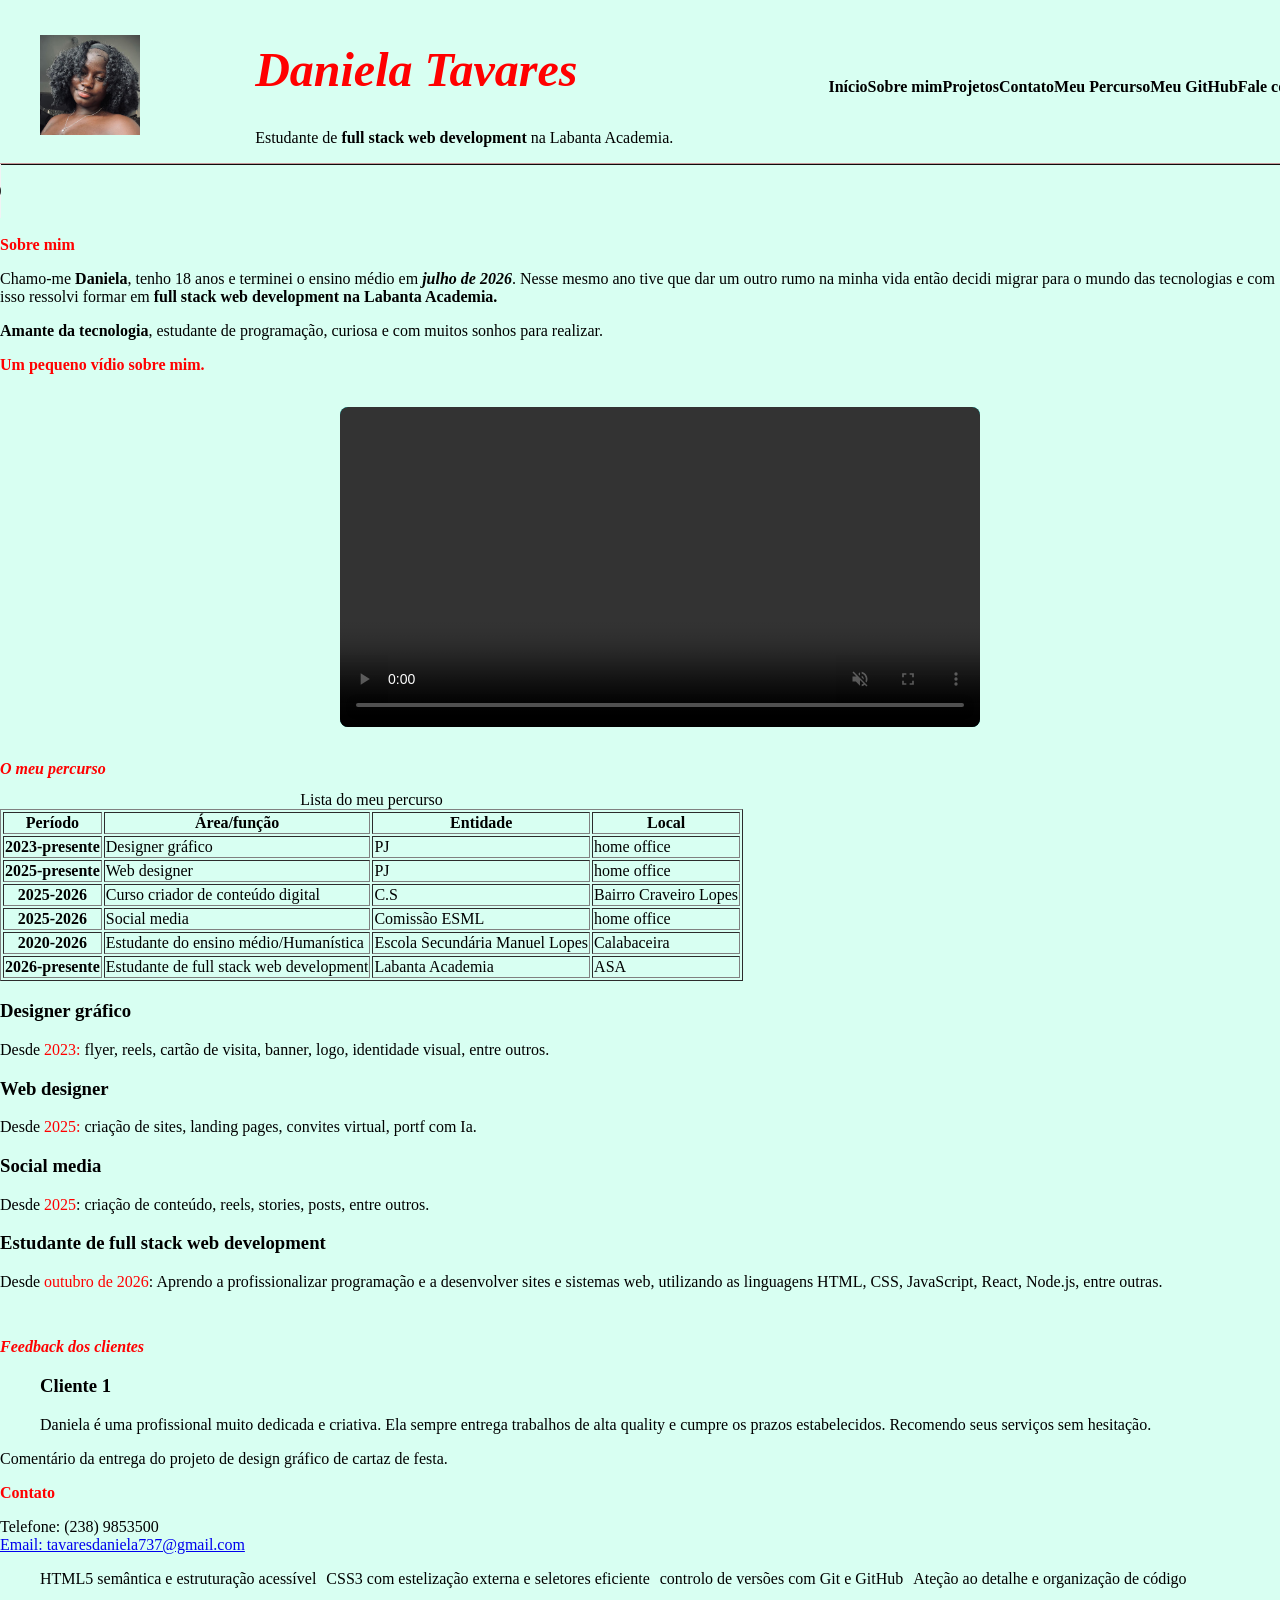
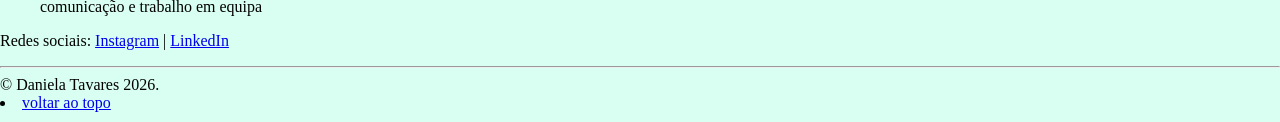
<file: index.html>
<!doctype html>
<html lang="pt-pt">
  <head>
    <meta charset="UTF-8" />
    <meta
      name="description"
      content="Portifólio profissional e pessoal da Daniela Tavares. Contando sua trajetória profissinal até o presente e futuro tmb onde será uma programadora web full stack em Cabo verde sando muito de tecnologias que é oque ela adora.
    contacots, projetos, datas, profissões."
    />
    <meta name="author" content="Daniela Tavares" />
    <meta
      name="keywords"
      content="Portifólio, Daniela, Tavavres, Programadora, designer, softwer, full stacl"
    />
    <meta name="viewport" content="width=device-width" , initial-scale="1.0" />

    <title>Daniela Tavares | Portifólio</title>
    <link rel="stylesheet" href="css/style.css" />
  </head>

  <body>
    <!-- Essa é a seção sobre a minha foto e nome -->
    <header id="topo">
      <div>
        <img
          src="imagens/foto.jpg"
          alt="Foto de Daniela Tavares"
          width="100px"
          height="100px"
        />
      </div>
      <div>
        <h1 style="color: red;  font-size: 36pt">
          <strong><i>Daniela Tavares</i></strong>
        </h1>

        <p>
          Estudante de <strong>full stack web development</strong> na Labanta
          Academia.
        </p>
      </div>

      <nav>
        <ul >
          <li><a href="index.html">Início</a></li>
          <li><a href="#sobre-mim">Sobre mim</a></li>
          <li><a href="projetos.html">Projetos</a></li>
          <li><a href="contato.html">Contato</a></li>
          <li><a href="#percurso">Meu Percurso</a></li>
          <li>
            <a
              href="https://github.com/edany8811-wq"
              target="_blank"
              rel="noopener noreferrer"
              >Meu GitHub</a
            >
          </li>

          <li><a href="mailto:edany8811@gmail.com">Fale comigo</a></li>
        </ul>
      </nav>
    </header>
    <main>
      <audio controls preload="metadata" autoplay >
        <source src="audio/audio-fundo.mp3#t=00:01:00" type="audio/mp3">

        <p>O seu browswe não suporta o elemento de áudio.</p>
      </audio>
      <section id="sobre-mim">
        <!-- Essa é a seção sobre mim -->
        <h2>Sobre mim</h2>
        <p>
          Chamo-me <strong>Daniela</strong>, tenho 18 anos e terminei o ensino
          médio em <strong><i>julho de 2026</i></strong
          >. Nesse mesmo ano tive que dar um outro rumo na minha vida então
          decidi migrar para o mundo das tecnologias e com isso ressolvi formar
          em <strong>full stack web development na Labanta Academia.</strong>
        </p>

        <p>
          <strong>Amante da tecnologia</strong>, estudante de programação,
          curiosa e com muitos sonhos para realizar.
        </p>
      </section>

      <section class="apresentacao-vidio">
        <!--Apresentaçao de vidio-->

        <h2>Um pequeno vídio sobre mim.</h2>
        <div class="video-pai">
          <video  controls loop autoplay muted>
            <source src="video/apresentacao.mp4"
             type~="video/mp4" 
            />

            <!--vtt subtitulo-->
            <track
            kind="subtitles"
            srclang="pt"
            src="video/apresentacao.vtt"
            label="Português"
            default
            />
            <p>O seu browser não suporta o elemnto do vídeo.</p>

            <a href="video/apresentacao.mp4" download>Download do vídeo</a>

            <figcaption>
              <p>Apresentação da Daniela.</p>
            </figcaption>
          </video>
        </div>
        
        <section>

      <section id="percurso">
        <!-- Essa é a seção do meu percurso -->
        <h2>
          <strong><i>O meu percurso</i></strong>
        </h2>

        <table border="1">
          <caption>
            Lista do meu percurso
          </caption>
          <thead>
            <tr>
              <th scope="col">Período</th>
              <th scope="col">Área/função</th>
              <th scope="col">Entidade</th>
              <th scope="col">Local</th>
            </tr>
          </thead>

          <tboody>
            <tr>
              <th scope="row">2023-presente</th>
              <td>Designer gráfico</td>
              <td>PJ</td>
              <td>home office</td>
            </tr>

            <tr>
              <th scope="row">2025-presente</th>
              <td>Web designer</td>
              <td>PJ</td>
              <td>home office</td>
            </tr>

            <tr>
              <th scope="row">2025-2026</th>
              <td>Curso criador de conteúdo digital</td>
              <td>C.S</td>
              <td>Bairro Craveiro Lopes</td>
            </tr>

            <tr>
              <th scope="row">2025-2026</th>
              <td>Social media</td>
              <td>Comissão ESML</td>
              <td>home office</td>
            </tr>

            <tr>
              <th scope="row">2020-2026</th>
              <td>Estudante do ensino médio/Humanística</td>
              <td>Escola Secundária Manuel Lopes</td>
              <td>Calabaceira</td>
            </tr>

            <tr>
              <th scope="row">2026-presente</th>
              <td>Estudante de full stack web development</td>
              <td>Labanta Academia</td>
              <td>ASA</td>
            </tr></tboody
          >
        </table>

        <h3>Designer gráfico</h3>
        <p>
          Desde<span style="color: red"> 2023:</span> flyer, reels, cartão de
          visita, banner, logo, identidade visual, entre outros.
        </p>

        <h3>Web designer</h3>
        <p>
          Desde<span style="color: red"> 2025:</span> criação de sites, landing
          pages, convites virtual, portf com Ia.
        </p>

        <h3>Social media</h3>
        <p>
          Desde <span style="color: red">2025</span>: criação de conteúdo,
          reels, stories, posts, entre outros.
        </p>

        <h3>Estudante de full stack web development</h3>
        <p>
          Desde <span style="color: red">outubro de 2026</span>: Aprendo a
          profissionalizar programação e a desenvolver sites e sistemas web,
          utilizando as linguagens HTML, CSS, JavaScript, React, Node.js, entre
          outras.
        </p>
        <br />
      </section>

      <section id="testemunhos">
        <!-- testemunhos -->
        <h2>
          <strong><i>Feedback dos clientes</i></strong>
        </h2>

        <article>
          <blockquote>
            <h3>Cliente 1</h3>
            <p>
              Daniela é uma profissional muito dedicada e criativa. Ela sempre
              entrega trabalhos de alta quality e cumpre os prazos
              estabelecidos. Recomendo seus serviços sem hesitação.
            </p>
          </blockquote>
        </article>

        <aside>
          <p>
            Comentário da entrega do projeto de design gráfico de cartaz de
            festa.
          </p>
        </aside>
      </section>

      <section id="contato">
        <!-- Essa é a seção sobre os meus serviços -->
        <!-- Essa é a seção de contato -->
        <h2 style="color: red">Contato</h2>
        <p>
          Telefone: (238) 9853500 <br />
          <a
            href="mailto:tavaresdaniela737@gmail.com"
            target="_blank"
            rel="noopener noreferrer"
            >Email: tavaresdaniela737@gmail.com</a
          >
          <ul class="etiquetas"> 
            <li>HTML5 semântica e estruturação acessível</li>
            <li>CSS3 com estelização externa e seletores eficiente</li>
            <li>controlo de versões com Git e GitHub</li>
            <li>Ateção ao detalhe e organização de código</li>
            <li>comunicação e trabalho em equipa</li>
          </ul>
        </p>
      </section>
    </main>

    <footer>
      <p>
        Redes sociais:
        <a href="https://www.instagram.com/danielatavares737/" target="_blank"
          >Instagram</a
        >
        |
        <a
          href="https://www.linkedin.com/in/daniela-tavares-737/"
          target="_blank"
          >LinkedIn</a
        >
      </p>
      <!-- rodapé -->
      <hr />
      &copy; Daniela Tavares 2026.
      <li><a href="#topo">voltar ao topo</a></li>
    </footer>
  </body>
</html>
</file>
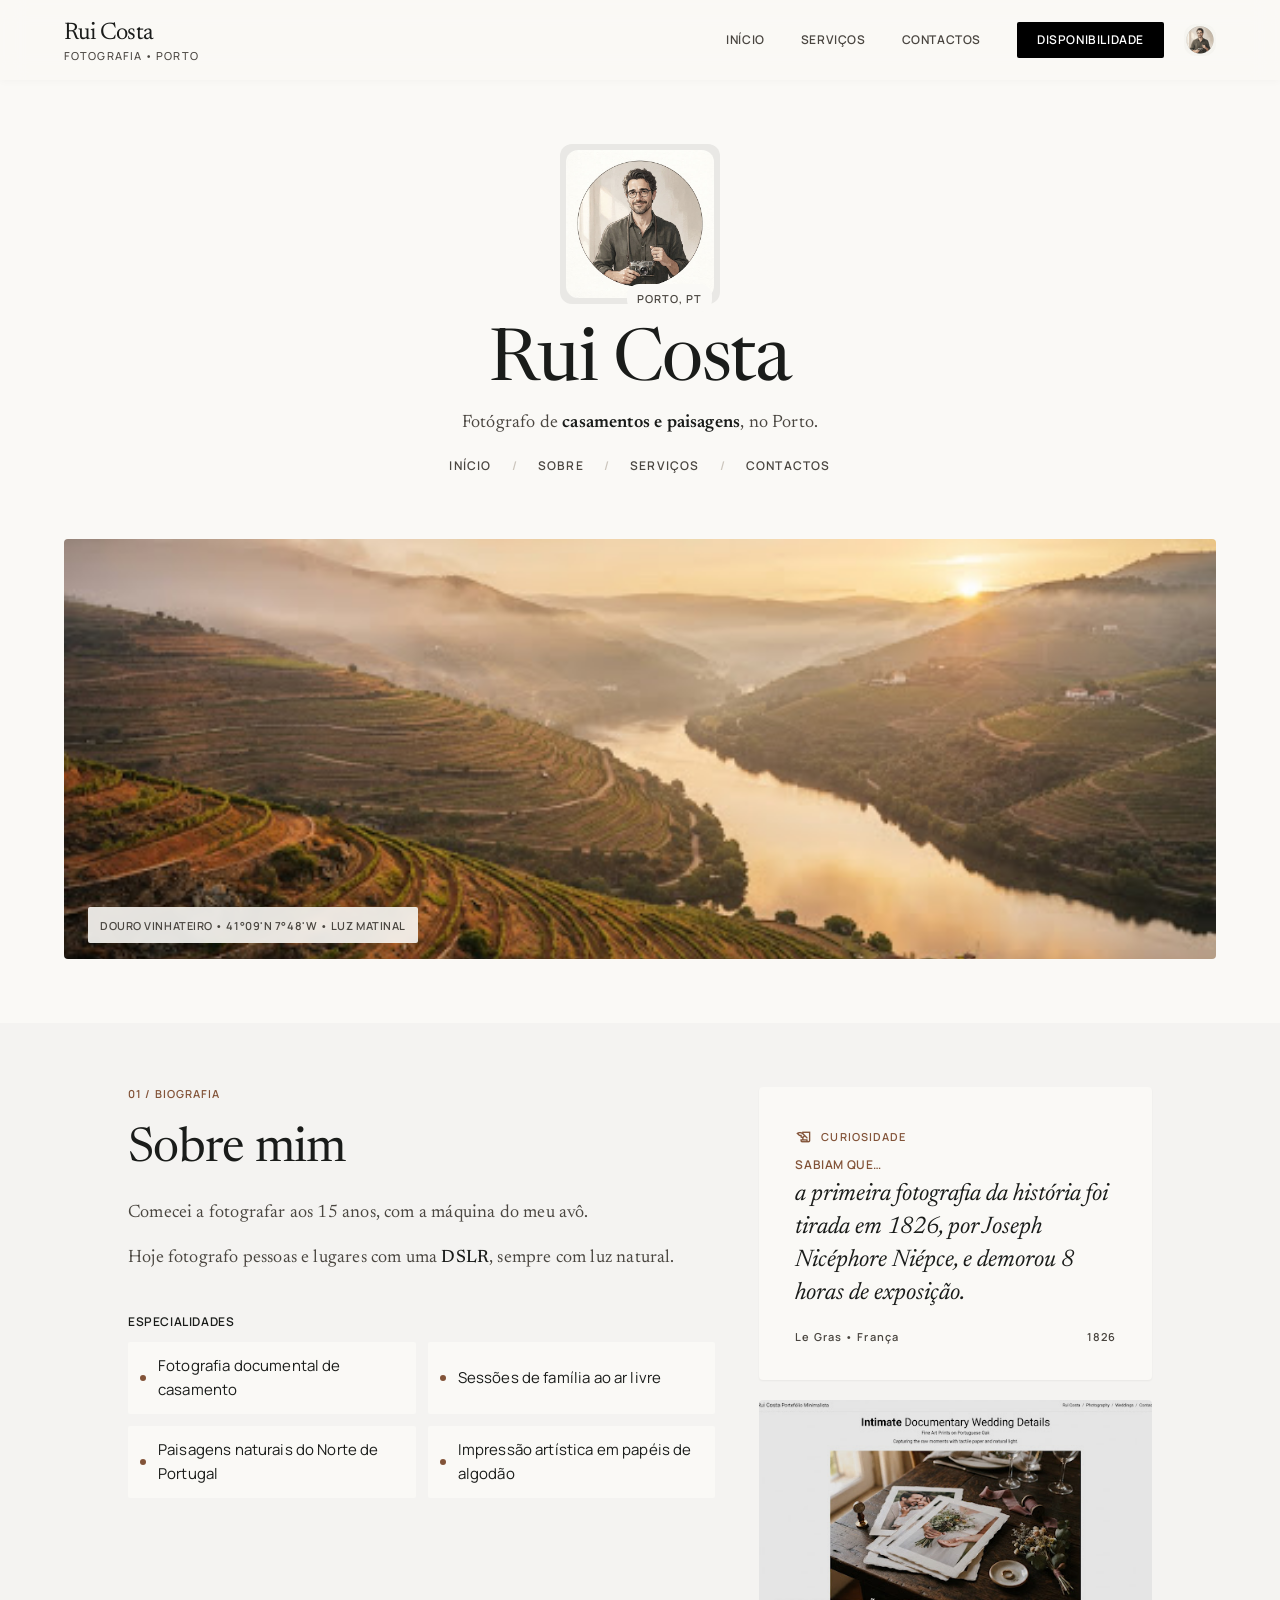
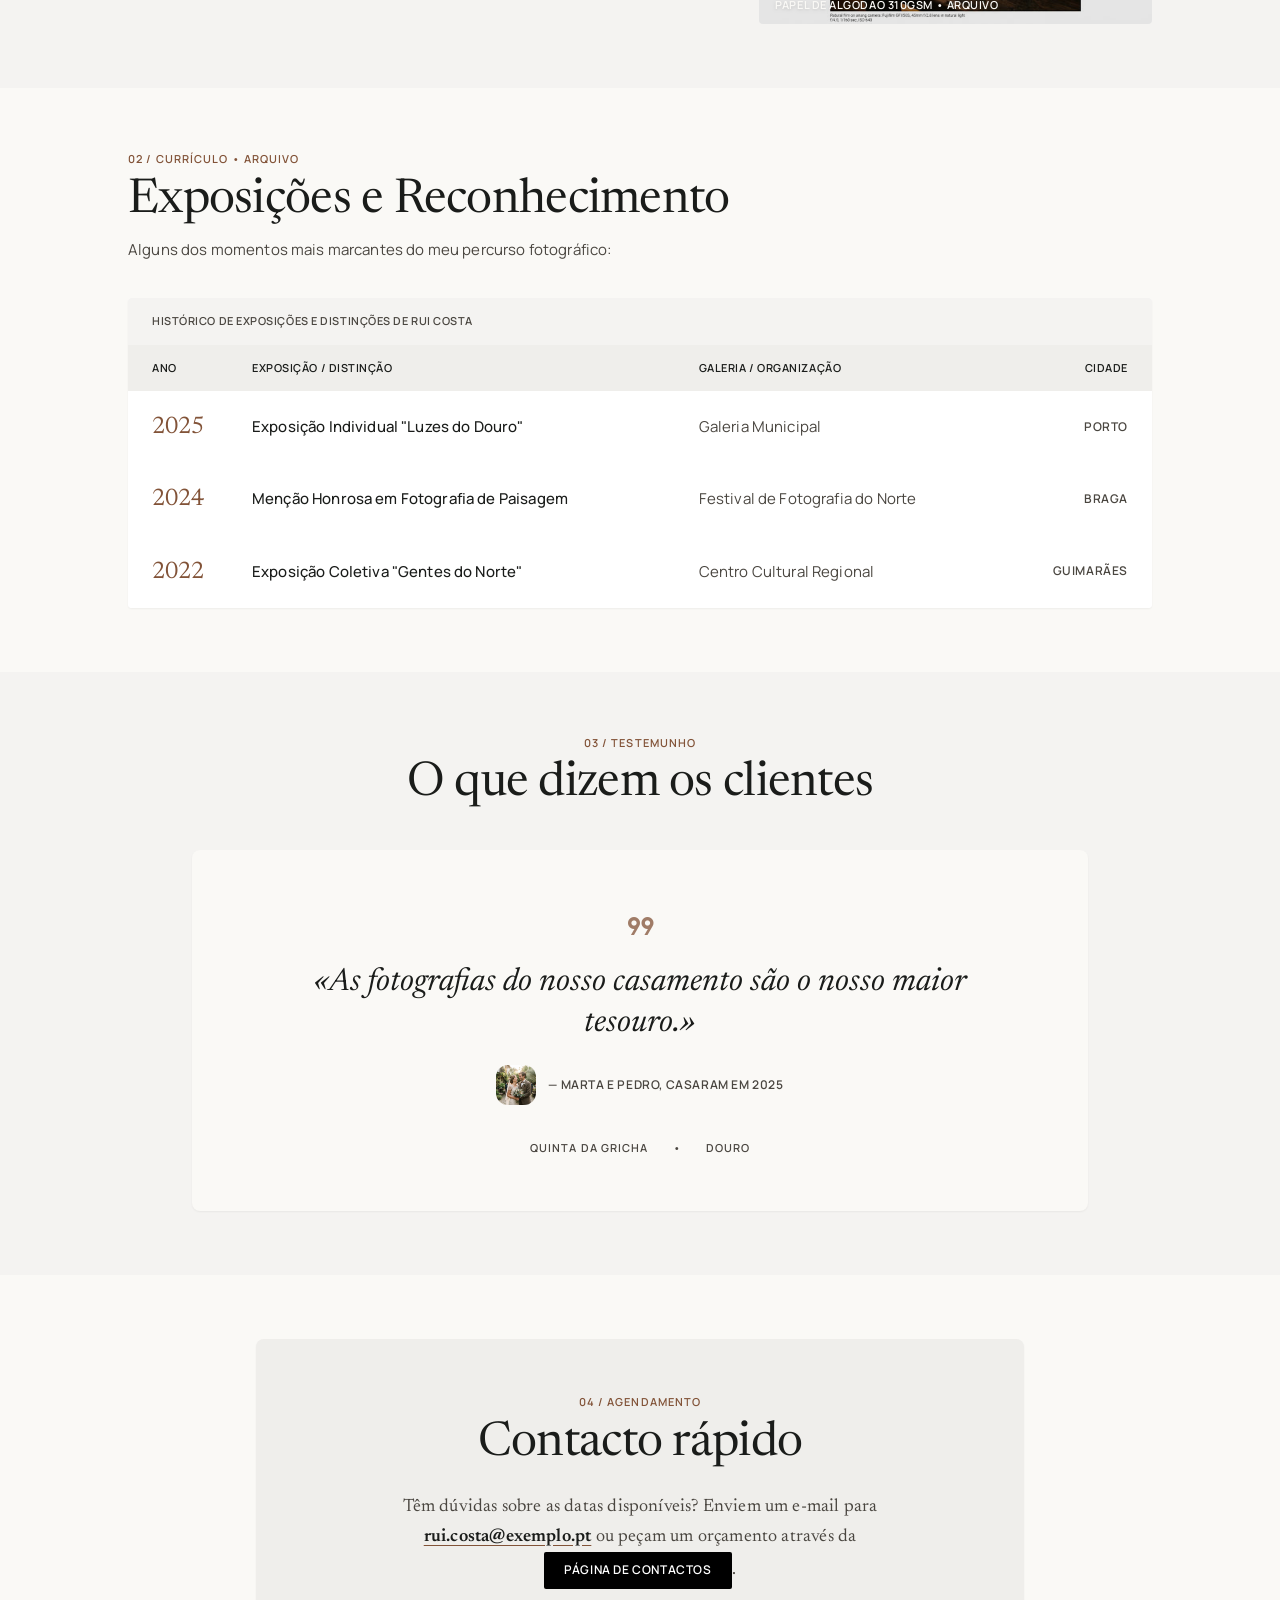
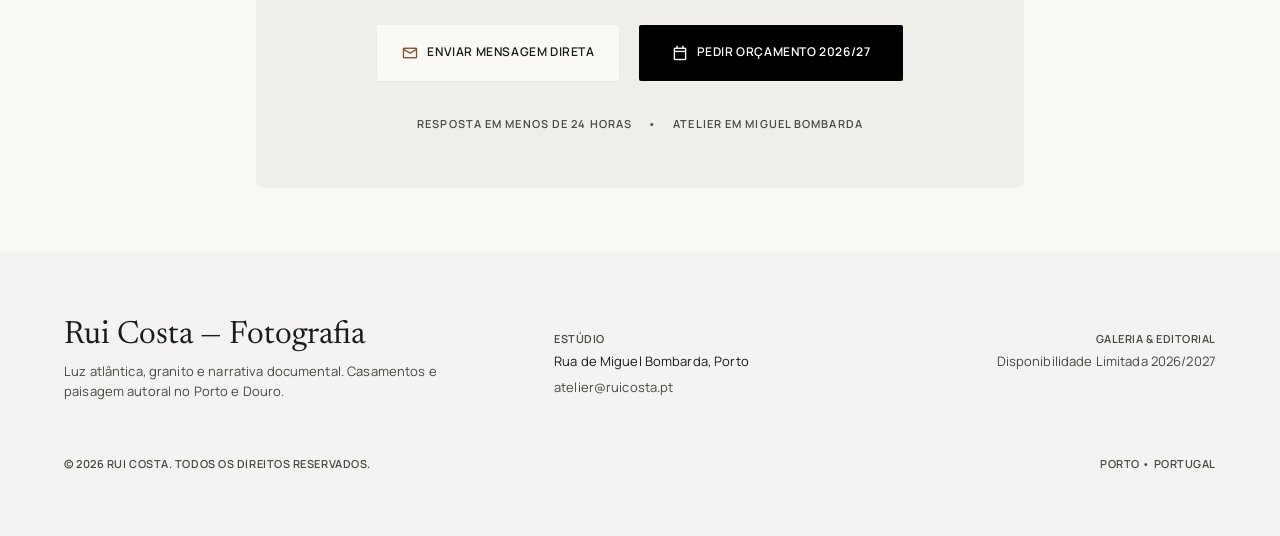
<file: laboratorio-pratico/index.html>
<!DOCTYPE html>
<!-- <html>: raiz da página; lang="pt" diz ao navegador que o texto está em português -->
<html lang="pt">
  <!-- <head>: informação sobre a página (não aparece no ecrã) -->
  <head>
   <!-- <meta charset>: permite mostrar acentos e símbolos (ã, ç, é...) corretamente -->
    <meta charset="UTF-8" />
    <!-- <meta viewport>: faz a página ajustar-se bem ao tamanho do telemóvel -->
    <meta name="viewport" content="width=device-width, initial-scale=1.0" />
    <!-- <title>: texto que aparece no separador do navegador -->
    <title>Rui Costa — Fotografia | Porto</title>
    <!-- <meta description>: pequena descrição da página para os motores de busca -->
    <meta
      name="description"
      content="Rui Costa, fotógrafo de casamentos e paisagens no Porto."
    />

    <!-- Fontes do Google: Newsreader (títulos e textos de leitura) e Manrope (etiquetas e textos pequenos) -->
    <link rel="preconnect" href="https://fonts.googleapis.com" />
    <link rel="preconnect" href="https://fonts.gstatic.com" crossorigin />
    <link
      href="https://fonts.googleapis.com/css2?family=Manrope:wght@400;500;600&family=Newsreader:ital,opsz,wght@0,6..72,400;1,6..72,400&display=swap"
      rel="stylesheet"
    />
    <!-- Ícones Material Symbols (usados em Curiosidade, aspas, e-mail e calendário) -->
    <link
      href="https://fonts.googleapis.com/css2?family=Material+Symbols+Outlined:opsz,wght,FILL,GRAD@24,400,0,0&display=swap"
      rel="stylesheet"
    />

    <!-- <link> do nosso CSS: liga o ficheiro com todos os estilos da página -->
    <link rel="stylesheet" href="css/style.css" />
  </head>

  <!-- <body>: tudo o que aparece no ecrã -->
  <body>
    <!-- ============ CABEÇALHO (fica fixo no topo) ============ -->
    <!-- <header>: topo da página -->
    <header class="cabecalho">
      <!-- <div>: caixa que alinha o conteúdo do cabeçalho (logótipo à esquerda, menu à direita) -->
      <div class="cabecalho__interior">
        <!-- <a>: o logótipo é um link que leva ao início -->
        <a class="logo" href="#">
          <!-- <span>: nome do fotógrafo (letra grande) -->
          <span class="logo__nome">Rui Costa</span>
          <!-- <span>: linha pequena por baixo do nome -->
          <span class="logo__sub">Fotografia • Porto</span>
        </a>

        <!-- <div>: agrupa o menu e o botão do lado direito -->
        <div class="cabecalho__direita">
          <!-- <nav>: menu principal (escondido em ecrãs pequenos) -->
          <nav class="menu" aria-label="Menu principal">
            <!-- <a>: cada link do menu -->
            <a class="menu__link" href="#inicio">Início</a>
            <a class="menu__link" href="#especialidades">Serviços</a>
            <a class="menu__link" href="#contacto-rapido">Contactos</a>
          </nav>

          <!-- <div>: agrupa o botão preto e a foto pequena -->
          <div class="cabecalho__acoes">
            <!-- <a class="botao">: botão preto "Disponibilidade" -->
            <a class="botao" href="#">Disponibilidade</a>
            <!-- <img>: foto pequena do fotógrafo (alt = texto alternativo para leitores de ecrã) -->
            <img
              class="cabecalho__foto"
              src="images/retrato-rui-costa.jpg"
              alt="Retrato de Rui Costa"
            />
          </div>
        </div>
      </div>
    </header>

    <!-- <main>: conteúdo principal da página -->
    <main class="principal">
      <!-- ============ APRESENTAÇÃO (Início) ============ -->
      <!-- <section>: bloco de apresentação; id="inicio" serve para os links #inicio -->
      <section class="apresentacao" id="inicio">
        <!-- <div>: caixa centrada com largura máxima -->
        <div class="apresentacao__conteudo">
          <!-- <div>: moldura do retrato (posição relativa para colocar a etiqueta "Porto, PT" por cima) -->
          <div class="retrato">
            <!-- <div>: moldura cinzenta à volta da foto -->
            <div class="retrato__moldura">
              <!-- <img>: retrato do fotógrafo -->
              <img
                class="retrato__imagem"
                src="images/retrato-rui-costa.jpg"
                alt="Rui Costa, fotógrafo no Porto"
              />
            </div>
            <!-- <div>: etiqueta pequena sobreposta no canto inferior direito do retrato -->
            <div class="retrato__etiqueta">
              <!-- <span>: texto da etiqueta -->
              <span>Porto, PT</span>
            </div>
          </div>

          <!-- <h1>: título principal da página (só deve existir um) -->
          <h1 class="apresentacao__titulo">Rui Costa</h1>

          <!-- <p>: frase de apresentação -->
          <p class="apresentacao__frase">
            Fotógrafo de
            <!-- <strong>: texto em destaque (mais escuro e mais forte) -->
            <strong>casamentos e paisagens</strong>, no Porto.
          </p>

          <!-- <nav>: pequeno menu de atalhos para as secções da própria página -->
          <nav class="atalhos" aria-label="Atalhos da página">
            <!-- <a>: atalhos; <span> "/" são os separadores -->
            <a href="#inicio">Início</a>
            <span class="atalhos__separador">/</span>
            <a href="#sobre">Sobre</a>
            <span class="atalhos__separador">/</span>
            <a href="#especialidades">Serviços</a>
            <span class="atalhos__separador">/</span>
            <a href="#contacto-rapido">Contactos</a>
          </nav>
        </div>
      </section>

      <!-- ============ FAIXA DE PAISAGEM (foto larga do Douro) ============ -->
      <!-- <section>: faixa com a foto larga -->
      <section class="faixa">
        <!-- <figure>: caixa da foto com altura fixa e cantos pouco arredondados -->
        <figure class="faixa__caixa">
          <!-- <img>: paisagem do Douro -->
          <img
            class="faixa__imagem"
            src="images/douro-vinhateiro.jpg"
            alt="Paisagem do Douro Vinhateiro com nevoeiro matinal sobre os socalcos e o rio"
          />
          <!-- <figcaption>: legenda da foto, colocada no canto inferior esquerdo -->
          <figcaption class="faixa__legenda">
            <!-- <span>: texto pequeno em maiúsculas dentro da legenda -->
            <span>Douro Vinhateiro • 41°09'N 7°48'W • Luz Matinal</span>
          </figcaption>
        </figure>
      </section>

      <!-- ============ SOBRE MIM ============ -->
      <!-- <section>: fundo cinzento-claro; id="sobre" serve para o atalho #sobre -->
      <section class="sobre" id="sobre">
        <!-- <div>: grelha de 12 colunas (texto à esquerda, caixa e foto à direita) -->
        <div class="sobre__grelha">
          <!-- <div>: coluna da esquerda (7 colunas) -->
          <div class="sobre__texto">
            <!-- <span>: etiqueta pequena castanha por cima do título -->
            <span class="rotulo">01 / Biografia</span>
            <!-- <h2>: título da secção -->
            <h2 class="titulo-secao">Sobre mim</h2>

            <!-- <div>: agrupa os dois parágrafos -->
            <div class="sobre__paragrafos">
              <!-- <p>: parágrafo de texto -->
              <p>Comecei a fotografar aos 15 anos, com a máquina do meu avô.</p>
              <p>
                Hoje fotografo pessoas e lugares com uma
                <!-- <abbr>: abreviatura; ao passar o rato aparece o significado (title) -->
                <abbr class="sobre__abreviatura" title="câmara reflex digital">DSLR</abbr>,
                sempre com luz natural.
              </p>
            </div>

            <!-- <div>: bloco das especialidades; id="especialidades" serve para o atalho "Serviços" -->
            <div class="especialidades" id="especialidades">
              <!-- <h3>: subtítulo pequeno -->
              <h3 class="especialidades__titulo">Especialidades</h3>
              <!-- <ul>: lista (2 colunas em ecrãs médios/grandes) -->
              <ul class="especialidades__lista">
                <!-- <li>: cada especialidade, com uma bolinha castanha antes do texto -->
                <li class="especialidades__item">
                  <span class="especialidades__bolinha"></span>
                  <span>Fotografia documental de casamento</span>
                </li>
                <li class="especialidades__item">
                  <span class="especialidades__bolinha"></span>
                  <span>Sessões de família ao ar livre</span>
                </li>
                <li class="especialidades__item">
                  <span class="especialidades__bolinha"></span>
                  <span>Paisagens naturais do Norte de Portugal</span>
                </li>
                <li class="especialidades__item">
                  <span class="especialidades__bolinha"></span>
                  <span>Impressão artística em papéis de algodão</span>
                </li>
              </ul>
            </div>
          </div>

          <!-- <div>: coluna da direita (5 colunas) -->
          <div class="sobre__lateral">
            <!-- <aside>: caixa lateral com a curiosidade (conteúdo complementar) -->
            <aside class="curiosidade">
              <!-- <div>: linha com o ícone e a palavra "Curiosidade" -->
              <div class="curiosidade__cabecalho">
                <!-- <span>: ícone (o nome do ícone é o texto) -->
                <span class="icone icone--18" aria-hidden="true">history_edu</span>
                <span class="curiosidade__nome">Curiosidade</span>
              </div>
              <!-- <p>: frase em itálico -->
              <p class="curiosidade__frase">
                <!-- <strong>: pequeno título "Sabiam que…" em letras maiúsculas -->
                <strong class="curiosidade__titulo">Sabiam que…</strong>
                a primeira fotografia da história foi tirada em 1826, por Joseph
                Nicéphore Niépce, e demorou 8 horas de exposição.
              </p>
              <!-- <div>: linha de rodapé da caixa (local à esquerda, ano à direita) -->
              <div class="curiosidade__rodape">
                <span>Le Gras • França</span>
                <span>1826</span>
              </div>
            </aside>

            <!-- <figure>: segunda foto (papel de algodão) com legenda por cima -->
            <figure class="foto-papel">
              <!-- <img>: foto do papel de algodão -->
              <img
                class="foto-papel__imagem"
                src="images/papel-algodao-arquivo.jpg"
                alt="Impressões fotográficas em papel de algodão sobre uma mesa de carvalho escuro"
              />
              <!-- <div>: camada escura transparente (10%) por cima da foto -->
              <div class="foto-papel__camada"></div>
              <!-- <figcaption>: legenda branca no canto inferior esquerdo -->
              <figcaption class="foto-papel__legenda">
                Papel de Algodão 310gsm • Arquivo
              </figcaption>
            </figure>
          </div>
        </div>
      </section>

      <!-- ============ EXPOSIÇÕES E RECONHECIMENTO ============ -->
      <!-- <section>: secção da tabela de exposições -->
      <section class="exposicoes">
        <!-- <div>: caixa centrada com largura máxima -->
        <div class="exposicoes__conteudo">
          <!-- <div>: cabeçalho da secção (etiqueta, título e frase) -->
          <div class="exposicoes__cabecalho">
            <span class="rotulo rotulo--bloco">02 / Currículo • Arquivo</span>
            <h2 class="titulo-secao exposicoes__titulo">
              Exposições e Reconhecimento
            </h2>
            <!-- <p>: frase de introdução -->
            <p class="exposicoes__intro">
              Alguns dos momentos mais marcantes do meu percurso fotográfico:
            </p>
          </div>

          <!-- <div>: caixa branca que envolve a tabela (permite deslizar em ecrãs pequenos) -->
          <div class="tabela-caixa">
            <!-- <table>: tabela de exposições -->
            <table class="tabela">
              <!-- <caption>: legenda da tabela (descreve o que a tabela mostra) -->
              <caption class="tabela__legenda">
                Histórico de exposições e distinções de Rui Costa
              </caption>
              <!-- <thead>: cabeçalho da tabela -->
              <thead>
                <!-- <tr>: linha da tabela -->
                <tr class="tabela__cabecalho">
                  <!-- <th scope="col">: título de coluna -->
                  <th class="tabela__ano-titulo" scope="col">Ano</th>
                  <th scope="col">Exposição / Distinção</th>
                  <th scope="col">Galeria / Organização</th>
                  <th class="tabela__direita" scope="col">Cidade</th>
                </tr>
              </thead>
              <!-- <tbody>: corpo da tabela (as linhas de dados) -->
              <tbody>
                <tr class="tabela__linha">
                  <!-- <td>: célula de dados -->
                  <td class="tabela__ano">2025</td>
                  <td class="tabela__nome">Exposição Individual "Luzes do Douro"</td>
                  <td class="tabela__org">Galeria Municipal</td>
                  <td class="tabela__cidade">Porto</td>
                </tr>
                <tr class="tabela__linha">
                  <td class="tabela__ano">2024</td>
                  <td class="tabela__nome">Menção Honrosa em Fotografia de Paisagem</td>
                  <td class="tabela__org">Festival de Fotografia do Norte</td>
                  <td class="tabela__cidade">Braga</td>
                </tr>
                <tr class="tabela__linha">
                  <td class="tabela__ano">2022</td>
                  <td class="tabela__nome">Exposição Coletiva "Gentes do Norte"</td>
                  <td class="tabela__org">Centro Cultural Regional</td>
                  <td class="tabela__cidade">Guimarães</td>
                </tr>
              </tbody>
            </table>
          </div>
        </div>
      </section>

      <!-- ============ TESTEMUNHO ============ -->
      <!-- <section>: secção com fundo cinzento-claro -->
      <section class="testemunho">
        <!-- <div>: caixa centrada com largura máxima -->
        <div class="testemunho__conteudo">
          <!-- <div>: cabeçalho centrado -->
          <div class="testemunho__cabecalho">
            <span class="rotulo rotulo--bloco">03 / Testemunho</span>
            <h2 class="titulo-secao">O que dizem os clientes</h2>
          </div>

          <!-- <article>: cartão do testemunho (conteúdo independente) -->
          <article class="cartao-testemunho">
            <!-- <span>: ícone de aspas -->
            <span class="icone icone--36 cartao-testemunho__aspas" aria-hidden="true">format_quote</span>
            <!-- <blockquote>: citação do cliente -->
            <blockquote class="cartao-testemunho__citacao">
              «As fotografias do nosso casamento são o nosso maior tesouro.»
            </blockquote>
            <!-- <div>: linha com foto pequena e nome dos clientes -->
            <div class="cartao-testemunho__autor">
              <!-- <div>: moldura da foto pequena -->
              <div class="cartao-testemunho__foto">
                <img
                  src="images/marta-pedro-casamento.jpg"
                  alt="Marta e Pedro no dia do casamento"
                />
              </div>
              <!-- <cite>: nome de quem disse a citação -->
              <cite class="cartao-testemunho__nome">— Marta e Pedro, casaram em 2025</cite>
            </div>
            <!-- <div>: local do casamento -->
            <div class="cartao-testemunho__local">
              <span>Quinta da Gricha</span>
              <span>•</span>
              <span>Douro</span>
            </div>
          </article>
        </div>
      </section>

      <!-- ============ CONTACTO RÁPIDO ============ -->
      <!-- <section>: secção de contacto; id="contacto-rapido" serve para o atalho "Contactos" -->
      <section class="contacto" id="contacto-rapido">
        <!-- <div>: caixa cinzenta centrada -->
        <div class="contacto__caixa">
          <span class="rotulo rotulo--bloco">04 / Agendamento</span>
          <h2 class="titulo-secao contacto__titulo">Contacto rápido</h2>
          <!-- <p>: texto com link de e-mail (classe destaque) e botão (classe botao) -->
          <p class="contacto__texto">
            Têm dúvidas sobre as datas disponíveis? Enviem um e-mail para
            <!-- <a class="destaque">: e-mail sublinhado a castanho; mailto: abre o programa de e-mail -->
            <a class="destaque" href="mailto:rui.costa@exemplo.pt">rui.costa@exemplo.pt</a>
            ou peçam um orçamento através da
            <!-- <a class="botao">: botão preto dentro do texto, leva ao formulário de orçamento -->
            <a class="botao botao--no-texto" href="contactos.html#orcamento">Página de Contactos</a>.
          </p>

          <!-- <div>: linha com os dois botões grandes -->
          <div class="contacto__botoes">
            <!-- <a>: botão claro com ícone de e-mail -->
            <a class="botao botao--claro" href="mailto:rui.costa@exemplo.pt">
              <span class="icone icone--18 icone--castanho" aria-hidden="true">mail</span>
              Enviar Mensagem Direta
            </a>
            <!-- <a>: botão preto com ícone de calendário -->
            <a class="botao botao--grande" href="contactos.html#orcamento">
              <span class="icone icone--18" aria-hidden="true">calendar_today</span>
              Pedir Orçamento 2026/27
            </a>
          </div>

          <!-- <div>: informações pequenas por baixo dos botões -->
          <div class="contacto__notas">
            <span>Resposta em menos de 24 horas</span>
            <span>•</span>
            <span>Atelier em Miguel Bombarda</span>
          </div>
        </div>
      </section>
    </main>

    <!-- ============ RODAPÉ ============ -->
    <!-- <footer>: fim da página -->
    <footer class="rodape">
      <!-- <div>: caixa com as margens laterais da página --> 
      <div class="rodape__interior">
        <!-- <div>: grelha de 12 colunas (3 blocos de informação) -->
        <div class="rodape__grelha">
          <!-- <div>: bloco 1 (5 colunas): marca e frase -->
          <div class="rodape__marca">
            <span class="rodape__nome">Rui Costa — Fotografia</span>
            <p class="rodape__frase">
              Luz atlântica, granito e narrativa documental. Casamentos e
              paisagem autoral no Porto e Douro.
            </p>
          </div>
          <!-- <div>: bloco 2 (4 colunas): estúdio -->
          <div class="rodape__estudio">
            <span class="rodape__rotulo">Estúdio</span>
            <span class="rodape__texto">Rua de Miguel Bombarda, Porto</span>
            <a class="rodape__link" href="mailto:atelier@ruicosta.pt">atelier@ruicosta.pt</a>
          </div>
          <!-- <div>: bloco 3 (3 colunas): disponibilidade, alinhado à direita -->
          <div class="rodape__galeria">
            <span class="rodape__rotulo">Galeria &amp; Editorial</span>
            <span class="rodape__texto rodape__texto--claro">Disponibilidade Limitada 2026/2027</span>
          </div>
        </div>
        <!-- <div>: linha final com direitos e localização -->
        <div class="rodape__fim">
          <span>© 2026 Rui Costa. Todos os direitos reservados.</span>
          <span>Porto • Portugal</span>
        </div>
      </div>
    </footer>
  </body>
</html>
</file>
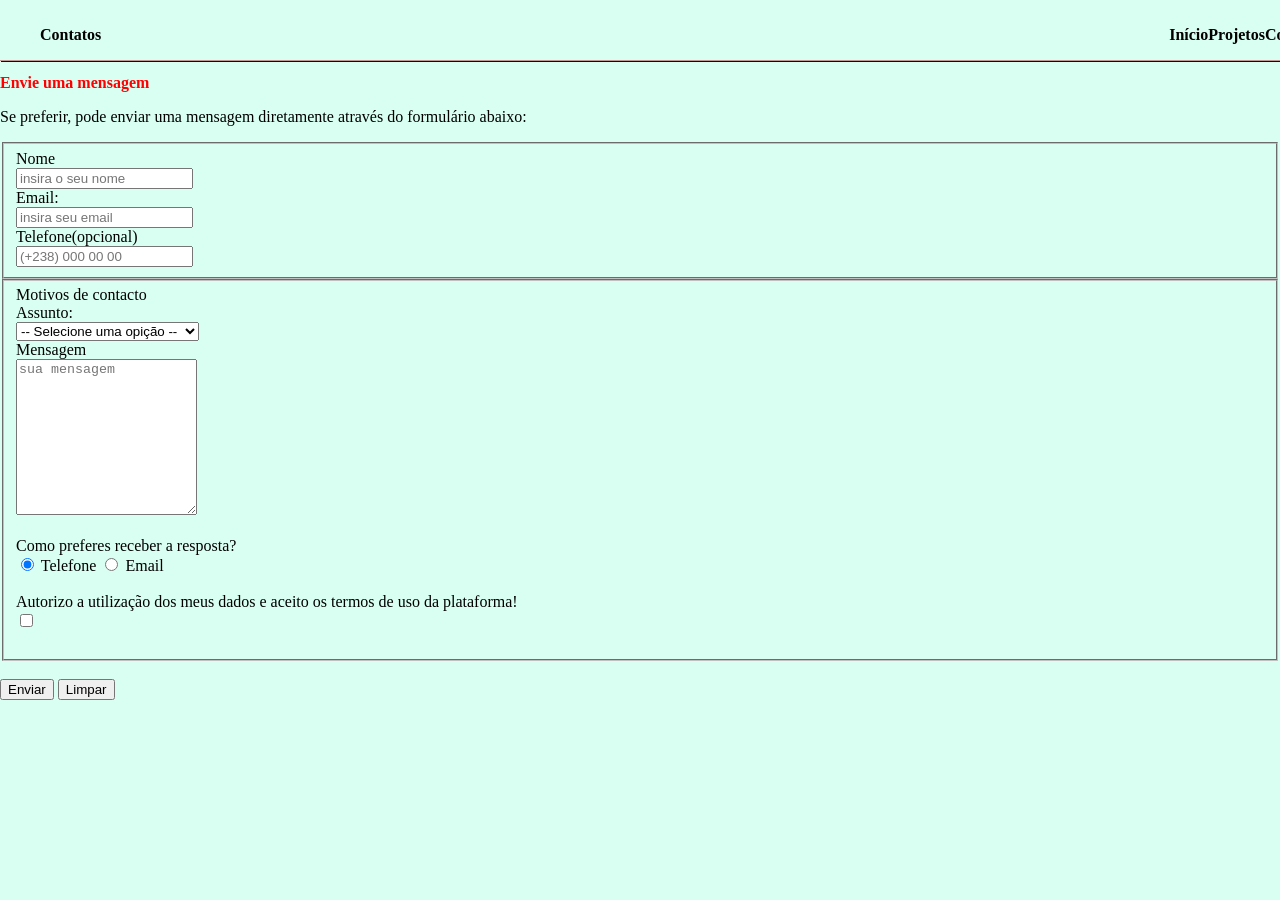
<file: contato.html>
<!doctype html>
<html lang="pt-BR">
  <head>
    <meta charset="UTF-8" />
    <meta
      name="description"
      content="Entre em contato com Daniela Tavares para saber mais sobre sua carreira, proposta de estágio, emprego, projetos web e design e esclarecimento de dúvidas"
    />
    <meta name="author" content="Daniela Tavares" />
    <meta
      name="keywords"
      content="contactos,saber,mais,dúvidas,email,telefone"
    />
    <meta
      name="viewport"
      content="width=device-width"
      ,
      initial-scale="1.0/>"
    />
    <title>Portfólio|Contatos</title>
     <link rel="stylesheet" href="css/style.css" />
  </head>

  <body>
    <header>
      <h1><strong>Contatos</strong></h1>

      <nav>
        <ul>
          <li><a href="index.html">Início</a></li>
          <li><a href="projetos.html">Projetos</a></li>
          <li><a href="contato.html">Contato</a></li>
        </ul>
      </nav>
    </header>

    <main>
      <section id="contato">
        <!-- sessão de formulário de contatos -->
        <h2><strong>Envie uma mensagem</strong></h2>
        <p>
          Se preferir, pode enviar uma mensagem diretamente através do
          formulário abaixo:
        </p>

        <from action="#" method="GET">
          <fieldset>
            <div>
              <label for="nome">Nome</label> <br />
              <input
                type="text"
                name="nome"
                id="nome"
                placeholder="insira o seu nome"
                required
              />
            </div>

            <div>
              <label for="email">Email:</label><br />
              <input
                type="email"
                name="email"
                id="email"
                placeholder="insira seu email"
                required
              />
            </div>

            <div>
              <label for="telefone">Telefone(opcional)</label> <br />
              <input
                type="telefone"
                name="telefone"
                id="telefone"
                placeholder="(+238) 000 00 00"
              />
            </div>
          </fieldset>

          <fieldset>
            <label>Motivos de contacto</label><br />

            <label for="assunto">Assunto:</label><br />
            <select id="assunto" name="assunto" required>
              <option value="">-- Selecione uma opição --</option>
              <option value="Proposta de estagio">Proposta de estágio</option>
              <option value="projetos ou colaboracoes">
                Projetos ou colaborações
              </option>
              <option value="Duvidas ou esclarecimento">
                Dúvidas ou esclarecimento
              </option>
            </select>

            <div>
              <label for="mensagem">Mensagem</label><br />
              <textarea
                id="mensagem"
                name="mensagem"
                placeholder="sua mensagem"
                rows="10"
                cols="20 required maxlengh=255"
              ></textarea>
            </div>
            <br />

            <div>
              <label for="resposta">Como preferes receber a resposta?</label
              ><br />

              <input
                type="radio"
                id="telefone"
                name="resposta"
                value="telefone"
                checked
              />
              <label for="telefone">Telefone</label>

              <input type="radio" id="email" name="resposta" value="email" />
              <label for="email">Email</label>
            </div>
            <br />

            <div>
              <label
                >Autorizo a utilização dos meus dados e aceito os termos de uso
                da plataforma!</label
              ><br />
              <label for="autorizacao"></label>
              <input
                type="checkbox"
                value="sim"
                id="autorizacao"
                name="autorizacao"
              />
            </div>
            <br />
          </fieldset>

          <div>
            <br />
            <button type="submit">Enviar</button>
            <button type="resert">Limpar</button>
          </div>
        </from>
      </section>
    </main>
  </body>
</html>
</file>
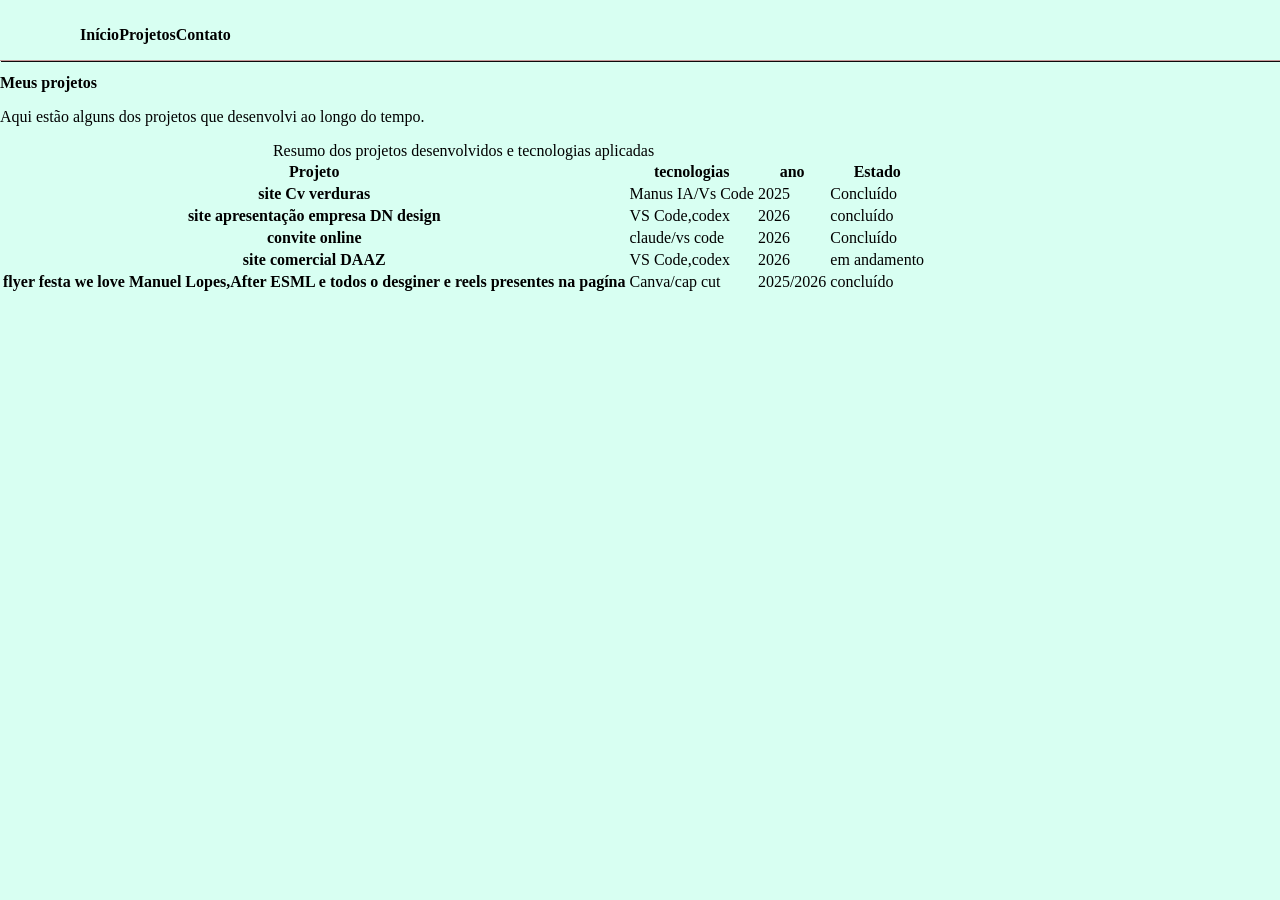
<file: projetos.html>
<!doctype html>
<html lang="pt-BR">
  <head>
    <meta charset="UTF-8" />
    <meta
      name="description"
      content="Projetos desenvolvido e criados por Daniela Tavares: Paginas web, flyers, daos de codigos versionado no github"
    />
    <meta name="author" content="Daniela Tavares" />
    <meta name="keywords" content="projetos,web,códigos,guthub,trajetotias" />
    <meta name="viewport" content="width=device-width" , initial-scale="1.0" />
    <title>Portfólio|Meus projetos</title>
     <link rel="stylesheet" href="css/style.css" />
  </head>

  <body>
    <header>
      <nav>
        <ul>
          <li><a href="index.html">Início</a></li>
          <li><a href="projetos.html">Projetos</a></li>
          <li><a href="contato.html">Contato</a></li>
        </ul>
      </nav>
    </header>

    <main>
      <section>
        <!-- Essa é a seção sobre meus projetos -->
        <h1><strong>Meus projetos</strong></h1>
        <p>Aqui estão alguns dos projetos que desenvolvi ao longo do tempo.</p>

        <table>
          <caption>
            Resumo dos projetos desenvolvidos e tecnologias aplicadas
          </caption>
          <thead>
            <tr>
              <th scope="col">Projeto</th>
              <th scope="col">tecnologias</th>
              <th scope="col">ano</th>
              <th scope="col">Estado</th>
            </tr>
          </thead>

          <tbody>
            <tr>
              <th scope="row">site Cv verduras</th>
              <td>Manus IA/Vs Code</td>
              <td>2025</td>
              <td>Concluído</td>
            </tr>

            <tr>
              <th scope="row">site apresentação empresa DN design</th>
              <td>VS Code,codex</td>
              <td>2026</td>
              <td>concluído</td>
            </tr>

            <tr>
              <th scope="row">convite online</th>
              <td>claude/vs code</td>
              <td>2026</td>
              <td>Concluído</td>
            </tr>

            <tr>
              <th scope="row">site comercial DAAZ</th>
              <td>VS Code,codex</td>
              <td>2026</td>
              <td>em andamento</td>
            </tr>

            <tr>
              <th scope="row">
                flyer festa we love Manuel Lopes,After ESML e todos o desginer e
                reels presentes na pagína
              </th>
              <td>Canva/cap cut</td>
              <td>2025/2026</td>
              <td>concluído</td>
            </tr>
          </tbody>
        </table>
      </section>
    </main>
  </body>
</html>
</file>
<file: css/style.css>
:root {
  -cor-principal: #000000;
  -cor-titulo: #134e4a;
  -cor-texto: #1f2937;
  -cor-texto-secundario: #6b7280;
  -cor-limnhas: #e5e7eb;
  -co-fundo: #f8fafc;
  -cor-fundo-cartoes: #ffffff;
  -cor-realce: #ea580c;
  -raio-borda: 8px;
}


body {
  font-family: "Marcellus", serif;
  background-color: #d8fff2;
  margin: 0px;
  padding: 10px 0px 10px 0px;
  color: rgb(0, 0, 0);
  position: relative;
  
}

h2 {
  color: red;
  font-size: 12pt;
  font-weight: bold;
}
h1 {
  color: rgb(0, 0, 0);
  font-size: 12pt;
  font-weight: bold;
}

header {
  display: flex;
  width: 100%;
  light: 10%;
  justify-content: space-between;
  align-items: center;
  padding-left: 40px;
  padding-right: 40px; 
  border:none;
  border-bottom: 1px solid rgb(197, 152, 152);
  box-shadow: 1px 1px rgb(14, 12, 12);
}

nav > ul {
  display: flex;
  justify-content: space-between;
  list-style: none;
  text-decoration: none;
}

nav > ul > li,
nav > ul >li > a {
      text-decoration: none;
      color: rgb(0, 0, 0);
      font-weight: 700;
}

nav {
  widht: 100%;
  
}

.etiquetas {
  display: flex;
  flex-direction: row;
  flex-wrap: wrap;
  gap: 10px;
  list-style: none;
}

video{
  display: block;
  width: 50%;
  border-radius: 8px;
  background-color: aqua;
  
}

.video-pai{
  padding: 20px;
  width: 100%;
  display: flex;
  justify-content: center;
}
</file>
<file: laboratorio-pratico/css/style.css>
/* =====================================================================
   1. VARIÁVEIS (cores, fontes e espaços do design)
   ===================================================================== */

/* :root = a página inteira. Variáveis usam-se assim: var(--nome) */
:root {
  /* ---- CORES ---- */
  --fundo: #faf9f6;               /* branco quente: fundo principal da página */
  --fundo-claro: #f4f3f1;         /* cinzento muito claro: faixas alternadas */
  --fundo-medio: #efeeeb;         /* cinzento claro: caixa de contacto e cabeçalho da tabela */
  --fundo-forte: #e9e8e5;         /* cinzento: moldura do retrato e hover do botão claro */
  --branco: #ffffff;              /* branco puro: tabela */
  --texto: #1a1c1a;               /* quase preto: texto principal */
  --texto-suave: #4a4640;         /* castanho acinzentado: textos secundários */
  --linha-suave: #ccc6bd;         /* cinzento bege: separadores "/" */
  --preto: #000000;               /* preto: botões */
  --castanho: #825338;            /* terracota: etiquetas, anos, ícones */

  /* ---- FONTES ---- */
  --fonte-titulos: "Newsreader", Georgia, serif;          /* letra com serifa (elegante) */
  --fonte-texto: "Manrope", Arial, Helvetica, sans-serif; /* letra sem serifa (moderna) */

  /* ---- ESPAÇOS (tokens do DESIGN.md) ---- */
  --espaco-xs: 6px;     /* 0.375rem */
  --espaco-sm: 12px;    /* 0.75rem  */
  --espaco-md: 20px;    /* 1.25rem  */
  --espaco-lg: 36px;    /* 2.25rem  */
  --espaco-xl: 64px;    /* 4rem     */
  --espaco-grelha: 24px; /* 1.5rem: espaço entre colunas */

  /* ---- MARGENS LATERAIS DA PÁGINA (mudam conforme o ecrã) ---- */
  --margem: 20px;       /* telemóvel */

  /* ---- CANTOS ARREDONDADOS (valores do code.html) ---- */
  --canto-pequeno: 2px;   /* botões, etiquetas */
  --canto-medio: 4px;     /* fotos grandes, tabela */
  --canto-grande: 8px;    /* cartões */
  --canto-redondo: 12px;  /* retratos (no design "redondo" = 12px) */

  /* ---- SOMBRA MUITO SUAVE ---- */
  --sombra: 0 1px 2px 0 rgba(0, 0, 0, 0.05);
}

/* Tablet: margens laterais passam a 32px */
@media (min-width: 768px) {
  :root {
    --margem: 32px;
  }
}

/* Computador: margens laterais passam a 64px */
@media (min-width: 1024px) {
  :root {
    --margem: 64px;
  }
}


/* =====================================================================
   2. REPOSIÇÃO (limpa os estilos que o navegador põe por defeito)
   ===================================================================== */

/* Todos os elementos: sem margens/espaços de origem e tamanho que inclui o padding */
*,
*::before,
*::after {
  box-sizing: border-box; /* largura/altura já incluem padding e borda */
  margin: 0;              /* tira margens automáticas */
  padding: 0;             /* tira espaços interiores automáticos */
}

/* Links: sem sublinhado e com a cor do texto à volta */
a {
  color: inherit;
  text-decoration: none;
}

/* Imagens: nunca saem da caixa e não deixam espaço em baixo */
img {
  display: block;
  max-width: 100%;
}

/* Listas: sem bolinhas nem números de origem */
ul {
  list-style: none;
}

/* Títulos: herdam tamanho e peso do sítio onde estão (definimos nós) */
h1, h2, h3 {
  font-size: inherit;
  font-weight: inherit;
}

/* Citações e legendas: sem estilo de origem */
cite {
  font-style: normal;
}

/* Tabela: linhas coladas, sem espaços entre células */
table {
  border-collapse: collapse;
}


/* =====================================================================
   3. PÁGINA (body)
   ===================================================================== */

/* Barra de rolagem escondida (como no original): assim a página usa sempre a largura toda da janela */
::-webkit-scrollbar {
  display: none;
}

html {
  scrollbar-width: none;                     
}

/* body: define a fonte, a cor e o fundo de toda a página */
body {
  background: var(--fundo);                  /* cor de fundo da página */
  color: var(--texto);                       /* cor do texto normal */
  font-family: var(--fonte-texto);           /* Manrope */
  font-size: 15px;                           /* tamanho do texto normal */
  line-height: 1.6;                          /* altura da linha */
  letter-spacing: 0.01em;                    /* pequeno espaço entre letras */
  -webkit-font-smoothing: antialiased;       /* letras mais suaves */
  -moz-osx-font-smoothing: grayscale;
  overscroll-behavior: none;                 /* sem efeito elástico no fim da página (como no original) */
}

/* Rótulo pequeno castanho (ex.: "01 / BIOGRAFIA") — usado em várias secções */
.rotulo {
  color: var(--castanho);                    /* cor terracota */
  font-family: var(--fonte-texto);
  font-size: 11px;                           /* letra pequena */
  font-weight: 600;
  line-height: 1.3;
  letter-spacing: 0.1em;                     /* letras bem afastadas */
  text-transform: uppercase;                 /* MAIÚSCULAS */
}

/* Variante: rótulo como bloco próprio, com 6px de espaço por baixo */
.rotulo--bloco {
  display: block;
  margin-bottom: var(--espaco-xs);
}

/* Título grande das secções (ex.: "Sobre mim") */
.titulo-secao {
  font-family: var(--fonte-titulos);         /* Newsreader */
  font-size: 32px;                           /* telemóvel */
  font-weight: 400;
  line-height: 1.25;
  letter-spacing: -0.025em;                  /* letras um pouco mais juntas */
  color: var(--texto);
}

@media (min-width: 768px) {
  .titulo-secao {
    font-size: 48px;                         /* tablet e computador */
    line-height: 1.2;
    letter-spacing: -0.015em;                /* no tablet+ o design usa menos aperto */
  }
}

/* Ícones Material Symbols (a fonte de ícones do Google) */
.icone {
  font-family: "Material Symbols Outlined";
  font-weight: normal;
  font-style: normal;
  letter-spacing: normal;
  text-transform: none;
  white-space: nowrap;
  display: inline-block;
  direction: ltr;
  font-feature-settings: "liga";             /* transforma o nome em ícone */
  -webkit-font-feature-settings: "liga";
  flex-shrink: 0;                            /* não deixa o ícone encolher */
}

/* Ícone de 18px (altura de linha 28px, como no design) */
.icone--18 {
  font-size: 18px;
  line-height: 28px;
}

/* Ícone de 36px (altura de linha 40px) */
.icone--36 {
  font-size: 36px;
  line-height: 40px;
}

/* Ícone castanho */
.icone--castanho {
  color: var(--castanho);
}


/* =====================================================================
   4. BOTÕES
   ===================================================================== */

/* .botao: botão preto padrão (usado no cabeçalho e no texto) */
.botao {
  display: inline-block;
  padding: 10px var(--espaco-md);            /* 10px cima/baixo, 20px lados */
  background: var(--preto);                  /* fundo preto */
  color: var(--branco);                      /* letra branca */
  border-radius: var(--canto-pequeno);       /* canto de 2px */
  font-family: var(--fonte-texto);
  font-size: 12px;
  font-weight: 600;
  line-height: 1.4;
  letter-spacing: 0.05em;
  text-transform: uppercase;
  transition: background-color 200ms;        /* mudança suave de cor */
}

/* Ao passar o rato, o botão fica castanho */
.botao:hover {
  background: var(--castanho);
}

/* Botão dentro do texto: 16px de espaço em cima no telemóvel */
.botao--no-texto {
  margin-top: 16px;
}

@media (min-width: 768px) {
  .botao--no-texto {
    margin-top: 0;                           /* no computador fica alinhado com o texto */
  }
}

/* Botões grandes (os dois da secção Contacto rápido) */
.botao--grande,
.botao--claro {
  display: flex;                             /* ícone e texto lado a lado */
  align-items: center;                       /* alinha ao centro na vertical */
  justify-content: center;                   /* alinha ao centro na horizontal */
  gap: 8px;                                  /* espaço entre ícone e texto */
  width: 100%;                               /* telemóvel: ocupa toda a largura */
  padding: 14px 32px;                        /* 14px cima/baixo, 32px lados */
}

/* Botão claro: fundo branco quente com letra escura */
.botao--claro {
  padding: 14px 24px;                        /* um pouco menos largo */
  background: var(--fundo);
  color: var(--texto);
  box-shadow: var(--sombra);
}

/* Ao passar o rato, o botão claro escurece um pouco */
.botao--claro:hover {
  background: var(--fundo-forte);
}

@media (min-width: 640px) {
  .botao--grande,
  .botao--claro {
    width: auto;                             /* a partir de 640px: largura do conteúdo */
  }
}


/* =====================================================================
   5. CABEÇALHO (fixo no topo)
   ===================================================================== */

/* .cabecalho: barra fixa no topo, com fundo quase opaco e desfocado */
.cabecalho {
  position: fixed;                           /* fica sempre visível */
  top: 0;
  left: 0;
  width: 100%;
  z-index: 50;                               /* fica por cima de tudo */
  background: rgba(250, 249, 246, 0.9);      /* fundo a 90% */
  -webkit-backdrop-filter: blur(12px);
  backdrop-filter: blur(12px);               /* desfoca o que passa por baixo */
  box-shadow: 0 1px 8px rgba(0, 0, 0, 0.03); /* sombra quase invisível */
}

/* Caixa interior: 80px de altura, logótipo à esquerda e menu à direita */
.cabecalho__interior {
  display: flex;
  align-items: center;                       /* centra na vertical */
  justify-content: space-between;            /* um à esquerda, outro à direita */
  height: 80px;
  padding: 0 var(--margem);                  /* margens laterais da página */
}

/* Logótipo: nome em cima, subtítulo em baixo */
.logo {
  display: flex;
  flex-direction: column;                    /* um por cima do outro */
}

/* Nome "Rui Costa" no cabeçalho */
.logo__nome {
  font-family: var(--fonte-titulos);
  font-size: 24px;
  line-height: 1.35;
  letter-spacing: -0.025em;
  color: var(--texto);
}

/* Subtítulo "FOTOGRAFIA • PORTO" */
.logo__sub {
  font-size: 11px;
  font-weight: 500;
  line-height: 1.3;
  letter-spacing: 0.1em;
  text-transform: uppercase;
  color: var(--texto-suave);
}

/* Lado direito: menu + botão + foto, com 36px entre o menu e o botão */
.cabecalho__direita {
  display: flex;
  align-items: center;
  gap: var(--espaco-lg);
}

/* Menu principal: escondido no telemóvel */
.menu {
  display: none;
  align-items: center;
  gap: var(--espaco-lg);                     /* 36px entre links */
}

@media (min-width: 768px) {
  .menu {
    display: flex;                           /* aparece a partir do tablet */
  }
}

/* Cada link do menu */
.menu__link {
  font-size: 12px;
  font-weight: 600;
  line-height: 1.4;
  letter-spacing: 0.05em;
  text-transform: uppercase;
  color: var(--texto-suave);
  transition: color 200ms;
}

/* Link do menu ao passar o rato: fica mais escuro */
.menu__link:hover {
  color: var(--texto);
}

/* Botão + foto pequena: 20px entre eles */
.cabecalho__acoes {
  display: flex;
  align-items: center;
  gap: var(--espaco-md);
}

/* Foto pequena do cabeçalho: quadrado de 32px com cantos de 12px */
.cabecalho__foto {
  width: 32px;
  height: 32px;
  border-radius: var(--canto-redondo);
  object-fit: cover;                         /* corta a foto sem a deformar */
}


/* =====================================================================
   6. CONTEÚDO PRINCIPAL
   ===================================================================== */

/* main: começa 80px abaixo do topo (para não ficar atrás do cabeçalho) */
.principal {
  width: 100%;
  padding-top: 80px;
  background: var(--fundo);
  min-height: calc(100vh - 80px);
}


/* =====================================================================
   7. APRESENTAÇÃO (Início)
   ===================================================================== */

/* Secção: margens laterais da página; 36px em cima e 64px em baixo (telemóvel) */
.apresentacao {
  padding: var(--espaco-lg) var(--margem) var(--espaco-xl);
}

@media (min-width: 768px) {
  .apresentacao {
    padding-top: var(--espaco-xl);           /* tablet+: 64px em cima */
  }
}

/* Caixa centrada com largura máxima de 896px */
.apresentacao__conteudo {
  display: flex;
  flex-direction: column;
  align-items: center;                       /* tudo ao centro */
  max-width: 896px;
  margin: 0 auto;
  text-align: center;
}

/* Retrato: posição relativa para a etiqueta poder ficar por cima; 20px abaixo */
.retrato {
  position: relative;
  margin-bottom: var(--espaco-md);
}

/* Moldura cinzenta (144px no telemóvel, 160px no tablet+), com 6px de espaço à volta da foto */
.retrato__moldura {
  width: 144px;
  height: 144px;
  padding: 6px;
  overflow: hidden;
  background: var(--fundo-forte);
  border-radius: var(--canto-redondo);
  transition: transform 500ms;               /* movimento suave ao passar o rato */
}

/* Ao passar o rato no retrato, a moldura aumenta 2% (como no original) */
.retrato:hover .retrato__moldura {
  transform: scale(1.02);
}

@media (min-width: 768px) {
  .retrato__moldura {
    width: 160px;
    height: 160px;
  }
}

/* Foto do retrato: preenche a moldura, ligeiramente a preto e branco e com mais contraste */
.retrato__imagem {
  width: 100%;
  height: 100%;
  object-fit: cover;
  border-radius: var(--canto-redondo);
  filter: grayscale(15%) contrast(105%);
}

/* Etiqueta "PORTO, PT": colada ao canto inferior direito, 8px para fora */
.retrato__etiqueta {
  position: absolute;
  bottom: -8px;
  right: 8px;
  padding: 2px 10px;                         /* 2px cima/baixo, 10px lados */
  background: var(--fundo);
  border-radius: var(--canto-redondo);
  box-shadow: va r(--sombra);
}

/* Texto da etiqueta */
.retrato__etiqueta span {
  font-size: 11px;
  font-weight: 600;
  line-height: 1.3;
  letter-spacing: 0.1em;
  text-transform: uppercase;
  color: var(--texto-suave);
}

/* Título "Rui Costa" (grande): 44px no telemóvel, 72px no tablet+ */
.apresentacao__titulo {
  margin-bottom: var(--espaco-xs);           /* 6px abaixo */
  font-family: var(--fonte-titulos);
  font-size: 44px;
  font-weight: 400;
  line-height: 1.15;
  letter-spacing: -0.025em;
  color: var(--texto);
}

@media (min-width: 768px) {
  .apresentacao__titulo {
    font-size: 72px;
    line-height: 1.1;
    letter-spacing: -0.02em;                 /* tablet+: valor do design */
  }
}

/* Frase "Fotógrafo de casamentos e paisagens, no Porto." */
.apresentacao__frase {
  max-width: 576px;
  margin: 0 auto;
  font-family: var(--fonte-titulos);
  font-size: 18px;
  line-height: 1.625;
  letter-spacing: 0.01em;
  color: var(--texto-suave);
}

/* Palavras em destaque da frase */
.apresentacao__frase strong {
  font-weight: 600;
  color: var(--texto);
}

/* Atalhos "Início / Sobre / Serviços / Contactos": 20px acima, 20px entre itens */
.atalhos {
  display: flex;
  align-items: center;
  justify-content: center;
  gap: var(--espaco-md);
  margin-top: var(--espaco-md);
  font-size: 12px;
  font-weight: 600;
  line-height: 1.4;
  letter-spacing: 0.1em;
  text-transform: uppercase;
  color: var(--texto-suave);
}

/* Atalho ao passar o rato: castanho */
.atalhos a {
  transition: color 200ms;
}

.atalhos a:hover {
  color: var(--castanho);
}

/* Barras "/" entre atalhos: cor mais clara */
.atalhos__separador {
  color: var(--linha-suave);
}


/* =====================================================================
   8. FAIXA DE PAISAGEM (foto larga do Douro)
   ===================================================================== */

/* Secção: margens laterais da página e 64px de espaço abaixo */
.faixa {
  padding: 0 var(--margem);
  margin-bottom: var(--espaco-xl);
}

/* Caixa da foto: altura 280px (telemóvel) / 420px (tablet+), cantos de 4px */
.faixa__caixa {
  position: relative;                        /* para posicionar a legenda */
  width: 100%;
  height: 280px;
  overflow: hidden;                          /* corta o que sai da caixa */
  background: var(--fundo-medio);
  border-radius: var(--canto-medio);
}

@media (min-width: 768px) {
  .faixa__caixa {
    height: 420px;
  }
}

/* Foto do Douro: preenche a caixa sem deformar */
.faixa__imagem {
  width: 100%;
  height: 100%;
  object-fit: cover;
}

/* Legenda: no canto inferior esquerdo (16px de baixo, 24px da esquerda) */
.faixa__legenda {
  position: absolute;
  bottom: 16px;
  left: 24px;
  padding: 6px 12px;                         /* 6px cima/baixo, 12px lados */
  background: rgba(250, 249, 246, 0.9);
  -webkit-backdrop-filter: blur(4px);
  backdrop-filter: blur(4px);
  border-radius: var(--canto-pequeno);
  font-size: 15px;                           /* a caixa usa a altura de linha do texto normal (24px) */
  line-height: 1.6;
}

/* Texto pequeno da legenda (dentro da caixa) */
.faixa__legenda span {
  font-size: 11px;
  font-weight: 600;
  line-height: 1.3;
  letter-spacing: 0.05em;
  text-transform: uppercase;
  color: var(--texto-suave);
}


/* =====================================================================
   9. SOBRE MIM
   ===================================================================== */

/* Secção com fundo cinzento claro e 64px de espaço em cima e em baixo */
.sobre {
  padding: var(--espaco-xl) var(--margem);
  background: var(--fundo-claro);
}

/* Grelha: 1 coluna no telemóvel; 12 colunas no tablet+ (largura máxima 1024px) */
.sobre__grelha {
  display: grid;
  grid-template-columns: 1fr;
  gap: var(--espaco-grelha);                 /* 24px */
  align-items: start;                        /* cada coluna começa no topo */
  max-width: 1024px;
  margin: 0 auto;
}

@media (min-width: 768px) {
  .sobre__grelha {
    grid-template-columns: repeat(12, 1fr);
  }
}

/* Coluna do texto: 7 colunas; itens em coluna com 20px entre eles */
.sobre__texto {
  display: flex;
  flex-direction: column;
  gap: var(--espaco-md);
}

@media (min-width: 768px) {
  .sobre__texto {
    grid-column: span 7;
  }
}

/* Parágrafos: letra Newsreader 18px */
.sobre__paragrafos {
  font-family: var(--fonte-titulos);
  font-size: 18px;
  line-height: 1.625;
  letter-spacing: 0.01em;
  color: var(--texto-suave);
}

/* 16px entre parágrafos */
.sobre__paragrafos p + p {
  margin-top: 16px;
}

/* Abreviatura DSLR: mais escura, sem sublinhado, cursor de ajuda */
.sobre__abreviatura {
  font-weight: 500;
  color: var(--texto);
  text-decoration: none;
  cursor: help;
}

/* Bloco "Especialidades": 20px de espaço em cima */
.especialidades {
  padding-top: var(--espaco-md);
}

/* Subtítulo "ESPECIALIDADES" */
.especialidades__titulo {
  margin-bottom: var(--espaco-sm);           /* 12px abaixo */
  font-size: 12px;
  font-weight: 600;
  line-height: 1.4;
  letter-spacing: 0.05em;
  text-transform: uppercase;
  color: var(--texto);
}

/* Lista: 1 coluna no telemóvel, 2 colunas a partir de 640px; 12px entre itens */
.especialidades__lista {
  display: grid;
  grid-template-columns: 1fr;
  gap: 12px;
}

@media (min-width: 640px) {
  .especialidades__lista {
    grid-template-columns: repeat(2, 1fr);
  }
}

/* Cada item: bolinha + texto, caixa clara com 12px de espaço interior */
.especialidades__item {
  display: flex;
  align-items: center;
  gap: 12px;                                 /* espaço entre bolinha e texto */
  padding: 12px;
  background: var(--fundo);
  border-radius: var(--canto-pequeno);
  font-size: 15px;
  line-height: 1.6;
  color: var(--texto);
}

/* Bolinha castanha de 6px */
.especialidades__bolinha {
  width: 6px;
  height: 6px;
  flex-shrink: 0;
  background: var(--castanho);
  border-radius: var(--canto-redondo);
}

/* Coluna lateral: 5 colunas; caixa e foto em coluna com 20px entre elas */
.sobre__lateral {
  display: flex;
  flex-direction: column;
  gap: var(--espaco-md);
  margin-top: var(--espaco-lg);              /* 36px acima no telemóvel */
}

@media (min-width: 768px) {
  .sobre__lateral {
    grid-column: span 5;
    padding-left: var(--espaco-md);          /* 20px à esquerda */
    margin-top: 0;
  }
}

/* Caixa "Curiosidade": 20px de espaço interior (telemóvel), 36px (tablet+) */
.curiosidade {
  position: relative;
  padding: var(--espaco-md);
  background: var(--fundo);
  border-radius: var(--canto-medio);
  box-shadow: var(--sombra);
}

@media (min-width: 768px) {
  .curiosidade {
    padding: var(--espaco-lg);
  }
}

/* Linha do ícone + "CURIOSIDADE": 8px entre eles e 6px abaixo */
.curiosidade__cabecalho {
  display: flex;
  align-items: center;
  gap: 8px;
  margin-bottom: var(--espaco-xs);
  color: var(--castanho);
}

/* Palavra "CURIOSIDADE" */
.curiosidade__nome {
  font-size: 11px;
  font-weight: 600;
  line-height: 1.3;
  letter-spacing: 0.1em;
  text-transform: uppercase;
}

/* Frase em itálico (Newsreader 24px) */
.curiosidade__frase {
  font-family: var(--fonte-titulos);
  font-size: 24px;
  font-style: italic;
  line-height: 1.375;
  letter-spacing: 0;
  color: var(--texto);
}

/* "SABIAM QUE…": pequeno título castanho, sem itálico, 4px abaixo */
.curiosidade__titulo {
  display: block;
  margin-bottom: 4px;
  font-family: var(--fonte-texto);
  font-size: 12px;
  font-style: normal;
  font-weight: 600;
  line-height: 1.4;
  letter-spacing: 0.05em;
  text-transform: uppercase;
  color: var(--castanho);
}

/* Rodapé da caixa: "Le Gras • França" à esquerda e "1826" à direita, 20px acima */
.curiosidade__rodape {
  display: flex;
  align-items: center;
  justify-content: space-between;
  margin-top: var(--espaco-md);
  font-size: 11px;
  font-weight: 600;
  line-height: 1.3;
  letter-spacing: 0.1em;
  color: var(--texto-suave);
}

/* Foto do papel de algodão: 224px de altura */
.foto-papel {
  position: relative;
  width: 100%;
  height: 224px;
  overflow: hidden;
  background: var(--fundo-medio);
  border-radius: var(--canto-medio);
}

/* A foto preenche a caixa */
.foto-papel__imagem {
  width: 100%;
  height: 100%;
  object-fit: cover;
}

/* Camada preta a 10% por cima da foto */
.foto-papel__camada {
  position: absolute;
  top: 0;
  right: 0;
  bottom: 0;
  left: 0;
  background: rgba(0, 0, 0, 0.1);
}

/* Legenda branca: 12px de baixo, 16px da esquerda */
.foto-papel__legenda {
  position: absolute;
  bottom: 12px;
  left: 16px;
  font-size: 11px;
  font-weight: 600;
  line-height: 1.3;
  letter-spacing: 0.05em;
  text-transform: uppercase;
  color: var(--fundo);
  /* sombra no texto para se ler sobre a foto */
  filter: drop-shadow(0 1px 2px rgba(0, 0, 0, 0.1)) drop-shadow(0 1px 1px rgba(0, 0, 0, 0.06));
}


/* =====================================================================
   10. EXPOSIÇÕES E RECONHECIMENTO
   ===================================================================== */

/* Secção: 64px de espaço em cima e em baixo */
.exposicoes {
  padding: var(--espaco-xl) var(--margem);
}

/* Caixa centrada (largura máxima 1024px) */
.exposicoes__conteudo {
  max-width: 1024px;
  margin: 0 auto;
}

/* Cabeçalho da secção: máximo 672px de largura e 36px de espaço abaixo */
.exposicoes__cabecalho {
  max-width: 672px;
  margin-bottom: var(--espaco-lg);
}

/* Título: 8px de espaço abaixo */
.exposicoes__titulo {
  margin-bottom: 8px;
}

/* Frase de introdução */
.exposicoes__intro {
  font-size: 15px;
  line-height: 1.6;
  color: var(--texto-suave);
}

/* Caixa branca da tabela: cantos de 4px, sombra suave, desliza em ecrãs pequenos */
.tabela-caixa {
  width: 100%;
  overflow-x: auto;
  background: var(--branco);
  border-radius: var(--canto-medio);
  box-shadow: var(--sombra);
}

/* Tabela: ocupa toda a largura, texto à esquerda */
.tabela {
  width: 100%;
  text-align: left;
}

/* Legenda da tabela: fundo cinzento claro, 16px/24px de espaço interior */
.tabela__legenda {
  padding: 16px 24px;
  background: var(--fundo-claro);
  font-size: 11px;
  font-weight: 600;
  line-height: 1.3;
  letter-spacing: 0.05em;
  text-align: left;
  text-transform: uppercase;
  color: var(--texto-suave);
}

/* Linha de títulos das colunas: fundo cinzento e letra pequena em maiúsculas */
.tabela__cabecalho {
  background: var(--fundo-medio);
  font-size: 11px;
  font-weight: 600;
  line-height: 1.3;
  letter-spacing: 0.05em;
  text-transform: uppercase;
  color: var(--texto);
}

/* Cada título de coluna: 16px cima/baixo e 24px lados */
.tabela__cabecalho th {
  padding: 16px 24px;
  font-weight: 600;
  text-align: left;
}

/* Coluna "Ano" com 96px de largura */
.tabela__ano-titulo {
  width: 96px;
}

/* Coluna "Cidade" alinhada à direita */
.tabela__cabecalho .tabela__direita {
  text-align: right;
}

/* Linhas de dados: fundo branco; ao passar o rato ficam cinzento claro */
.tabela__linha {
  background: var(--branco);
  transition: background-color 200ms;
}

.tabela__linha:hover {
  background: var(--fundo-claro);
}

/* Todas as células de dados: 20px cima/baixo e 24px lados */
.tabela__linha td {
  padding: 20px 24px;
}

/* Ano: Newsreader 24px castanho (escurece no hover da linha) */
.tabela__ano {
  font-family: var(--fonte-titulos);
  font-size: 24px;
  line-height: 1.35;
  letter-spacing: 0;
  color: var(--castanho);
}

.tabela__linha:hover .tabela__ano {
  color: var(--texto);
}

/* Nome da exposição: texto médio e escuro */
.tabela__nome {
  font-size: 15px;
  font-weight: 500;
  line-height: 1.6;
  color: var(--texto);
}

/* Galeria / organização: texto normal e mais suave */
.tabela__org {
  font-size: 15px;
  line-height: 1.6;
  color: var(--texto-suave);
}

/* Cidade: letra pequena em maiúsculas, à direita */
.tabela__cidade {
  font-size: 12px;
  font-weight: 600;
  line-height: 1.4;
  letter-spacing: 0.05em;
  text-align: right;
  text-transform: uppercase;
  color: var(--texto-suave);
}


/* =====================================================================
   11. TESTEMUNHO
   ===================================================================== */

/* Secção com fundo cinzento claro e 64px de espaço em cima e em baixo */
.testemunho {
  padding: var(--espaco-xl) var(--margem);
  background: var(--fundo-claro);
}

/* Caixa centrada com largura máxima de 896px */
.testemunho__conteudo {
  max-width: 896px;
  margin: 0 auto;
}

/* Cabeçalho centrado com 36px de espaço abaixo */
.testemunho__cabecalho {
  margin-bottom: var(--espaco-lg);
  text-align: center;
}

/* Cartão: fundo claro, cantos de 8px, 32px de espaço interior (telemóvel) / 56px (tablet+) */
.cartao-testemunho {
  position: relative;
  display: flex;
  flex-direction: column;
  align-items: center;
  padding: 32px;
  background: var(--fundo);
  border-radius: var(--canto-grande);
  box-shadow: var(--sombra);
  text-align: center;
}

@media (min-width: 768px) {
  .cartao-testemunho {
    padding: 56px;
  }
}

/* Ícone de aspas: castanho, 75% visível, 16px abaixo */
.cartao-testemunho__aspas {
  margin-bottom: 16px;
  color: var(--castanho);
  opacity: 0.75;
}

/* Citação em itálico: 24px no telemóvel, 32px no tablet+; largura máxima 672px */
.cartao-testemunho__citacao {
  max-width: 672px;
  margin-bottom: var(--espaco-md);
  font-family: var(--fonte-titulos);
  font-size: 24px;
  font-style: italic;
  line-height: 1.375;
  letter-spacing: 0;
  color: var(--texto);
}

@media (min-width: 768px) {
  .cartao-testemunho__citacao {
    font-size: 32px;
    line-height: 1.3;                        /* tablet+: valor do design */
  }
}

/* Linha da foto pequena + nome: 12px entre eles */
.cartao-testemunho__autor {
  display: flex;
  align-items: center;
  gap: 12px;
}

/* Foto pequena: quadrado de 40px com cantos de 12px */
.cartao-testemunho__foto {
  width: 40px;
  height: 40px;
  overflow: hidden;
  background: var(--fundo-medio);
  border-radius: var(--canto-redondo);
}

/* A foto preenche a moldura */
.cartao-testemunho__foto img {
  width: 100%;
  height: 100%;
  object-fit: cover;
}

/* Nome dos clientes */
.cartao-testemunho__nome {
  font-size: 12px;
  font-style: normal;
  font-weight: 600;
  line-height: 1.4;
  letter-spacing: 0.05em;
  text-transform: uppercase;
  color: var(--texto-suave);
}

/* Local do casamento: 20px acima, 16px de espaço interior em cima, 24px entre itens */
.cartao-testemunho__local {
  display: flex;
  align-items: center;
  justify-content: center;
  gap: 24px;
  margin-top: var(--espaco-md);
  padding-top: 16px;
  font-size: 11px;
  font-weight: 600;
  line-height: 1.3;
  letter-spacing: 0.1em;
  text-transform: uppercase;
  color: var(--texto-suave);
}


/* =====================================================================
   12. CONTACTO RÁPIDO
   ===================================================================== */

/* Secção: 64px de espaço em cima e em baixo */
.contacto {
  padding: var(--espaco-xl) var(--margem);
}

/* Caixa cinzenta centrada (768px no máximo), 32px de espaço interior / 56px no tablet+ */
.contacto__caixa {
  max-width: 768px;
  margin: 0 auto;
  padding: 32px;
  background: var(--fundo-medio);
  border-radius: var(--canto-grande);
  box-shadow: var(--sombra);
  text-align: center;
}

@media (min-width: 768px) {
  .contacto__caixa {
    padding: 56px;
  }
}

/* Título: 20px de espaço abaixo */
.contacto__titulo {
  margin-bottom: var(--espaco-md);
}

/* Texto: Newsreader 18px, largura máxima 576px, 36px abaixo */
.contacto__texto {
  max-width: 576px;
  margin: 0 auto var(--espaco-lg);
  font-family: var(--fonte-titulos);
  font-size: 18px;
  line-height: 1.625;
  letter-spacing: 0.01em;
  color: var(--texto-suave);
}

/* .destaque: e-mail em negrito, sublinhado castanho (4px de distância do texto) */
.destaque {
  font-weight: 600;
  color: var(--texto);
  text-decoration: underline;
  text-decoration-color: var(--castanho);
  text-underline-offset: 4px;
  transition: color 200ms;
}

/* Ao passar o rato, o e-mail fica castanho */
.destaque:hover {
  color: var(--castanho);
}

/* Linha dos 2 botões: em coluna no telemóvel, lado a lado a partir de 640px; 20px entre eles */
.contacto__botoes {
  display: flex;
  flex-direction: column;
  align-items: center;
  justify-content: center;
  gap: var(--espaco-md);
}

@media (min-width: 640px) {
  .contacto__botoes {
    flex-direction: row;
  }
}

/* Notas pequenas por baixo dos botões: 36px acima, 16px entre itens */
.contacto__notas {
  display: flex;
  align-items: center;
  justify-content: center;
  gap: 16px;
  margin-top: var(--espaco-lg);
  font-size: 11px;
  font-weight: 600;
  line-height: 1.3;
  letter-spacing: 0.1em;
  text-transform: uppercase;
  color: var(--texto-suave);
}


/* =====================================================================
   13. RODAPÉ
   ===================================================================== */

/* Rodapé: fundo cinzento claro */
.rodape {
  width: 100%;
  background: var(--fundo-claro);
}

/* Caixa interior: margens laterais da página e 64px em cima e em baixo */
.rodape__interior {
  width: 100%;
  padding: var(--espaco-xl) var(--margem);
}

/* Grelha: 1 coluna no telemóvel; 12 colunas no tablet+; 36px de espaço abaixo */
.rodape__grelha {
  display: grid;
  grid-template-columns: 1fr;
  gap: var(--espaco-grelha);
  align-items: baseline;                     /* alinha pela linha do texto */
  padding-bottom: var(--espaco-lg);
}

@media (min-width: 768px) {
  .rodape__grelha {
    grid-template-columns: repeat(12, 1fr);
  }
}

/* Bloco da marca: 5 colunas */
@media (min-width: 768px) {
  .rodape__marca {
    grid-column: span 5;
  }
}

/* Nome do rodapé (Newsreader 32px), 6px de espaço abaixo */
.rodape__nome {
  display: block;
  margin-bottom: var(--espaco-xs);
  font-family: var(--fonte-titulos);
  font-size: 32px;
  line-height: 1.3;
  letter-spacing: 0;
  color: var(--texto);
}

/* Frase pequena do rodapé (largura máxima 384px) */
.rodape__frase {
  max-width: 384px;
  font-size: 13px;
  line-height: 1.5;
  letter-spacing: 0.01em;
  color: var(--texto-suave);
}

/* Blocos "Estúdio" e "Galeria": em coluna, 6px entre linhas, 20px acima no telemóvel */
.rodape__estudio,
.rodape__galeria {
  display: flex;
  flex-direction: column;
  gap: var(--espaco-xs);
  margin-top: var(--espaco-md);
}

@media (min-width: 768px) {
  .rodape__estudio,
  .rodape__galeria {
    margin-top: 0;
  }

  .rodape__estudio {
    grid-column: span 4;                     /* 4 colunas */
  }

  .rodape__galeria {
    grid-column: span 3;                     /* 3 colunas */
    text-align: right;                       /* texto à direita */
  }
}

/* Rótulo pequeno em maiúsculas ("ESTÚDIO", "GALERIA & EDITORIAL") */
.rodape__rotulo {
  font-size: 11px;
  font-weight: 600;
  line-height: 1.3;
  letter-spacing: 0.05em;
  text-transform: uppercase;
  color: var(--texto-suave);
}

/* Texto de apoio do rodapé (13px, escuro) */
.rodape__texto {
  font-size: 13px;
  line-height: 1.5;
  letter-spacing: 0.01em;
  color: var(--texto);
}

/* Variante mais suave do texto */
.rodape__texto--claro {
  color: var(--texto-suave);
}

/* Link de e-mail do rodapé */
.rodape__link {
  font-size: 13px;
  line-height: 1.5;
  letter-spacing: 0.01em;
  color: var(--texto-suave);
  transition: color 200ms;
}

.rodape__link:hover {
  color: var(--texto);
}

/* Linha final: em coluna no telemóvel, em linha no tablet+; 20px acima; 12px entre itens */
.rodape__fim {
  display: flex;
  flex-direction: column;
  align-items: center;
  justify-content: space-between;
  gap: var(--espaco-sm);
  padding-top: var(--espaco-md);
  font-size: 11px;
  font-weight: 600;
  line-height: 1.3;
  letter-spacing: 0.05em;
  text-transform: uppercase;
  color: var(--texto-suave);
}

@media (min-width: 768px) {
  .rodape__fim {
    flex-direction: row;
  }
}
</file>
